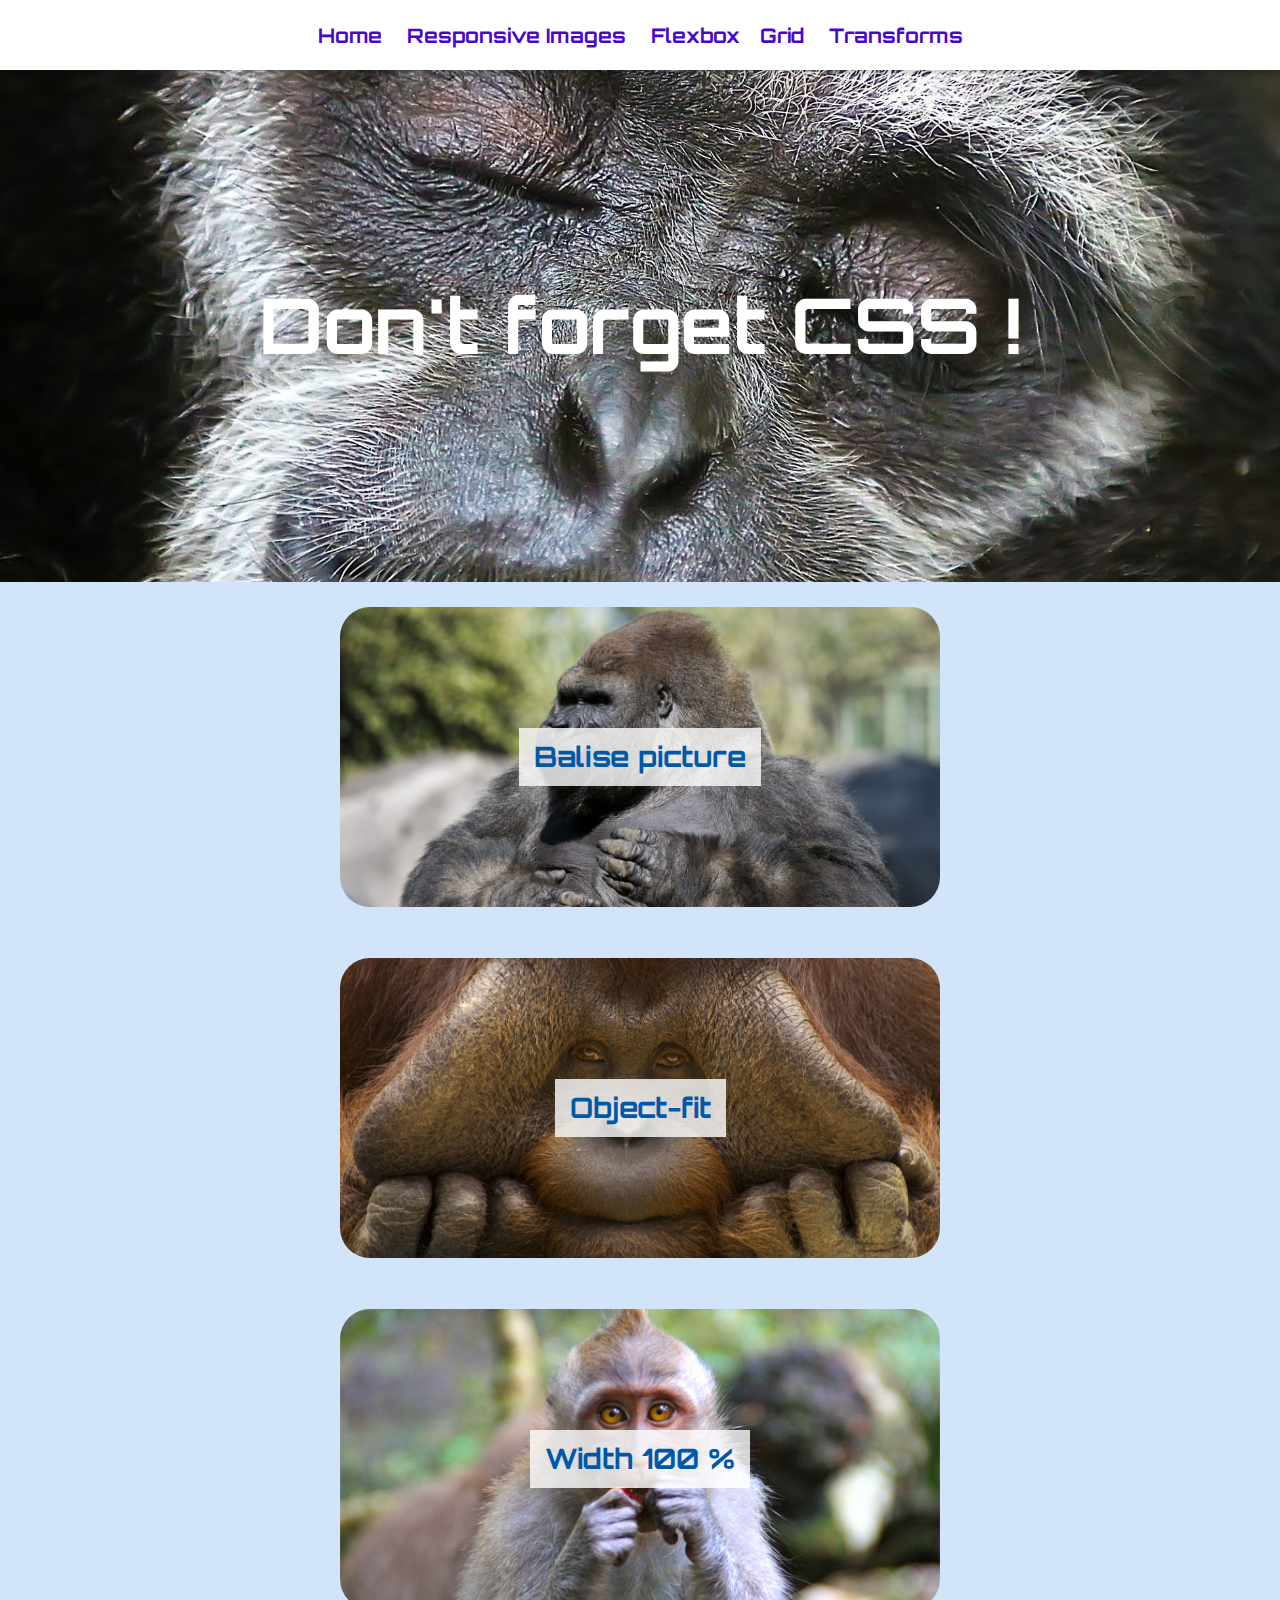
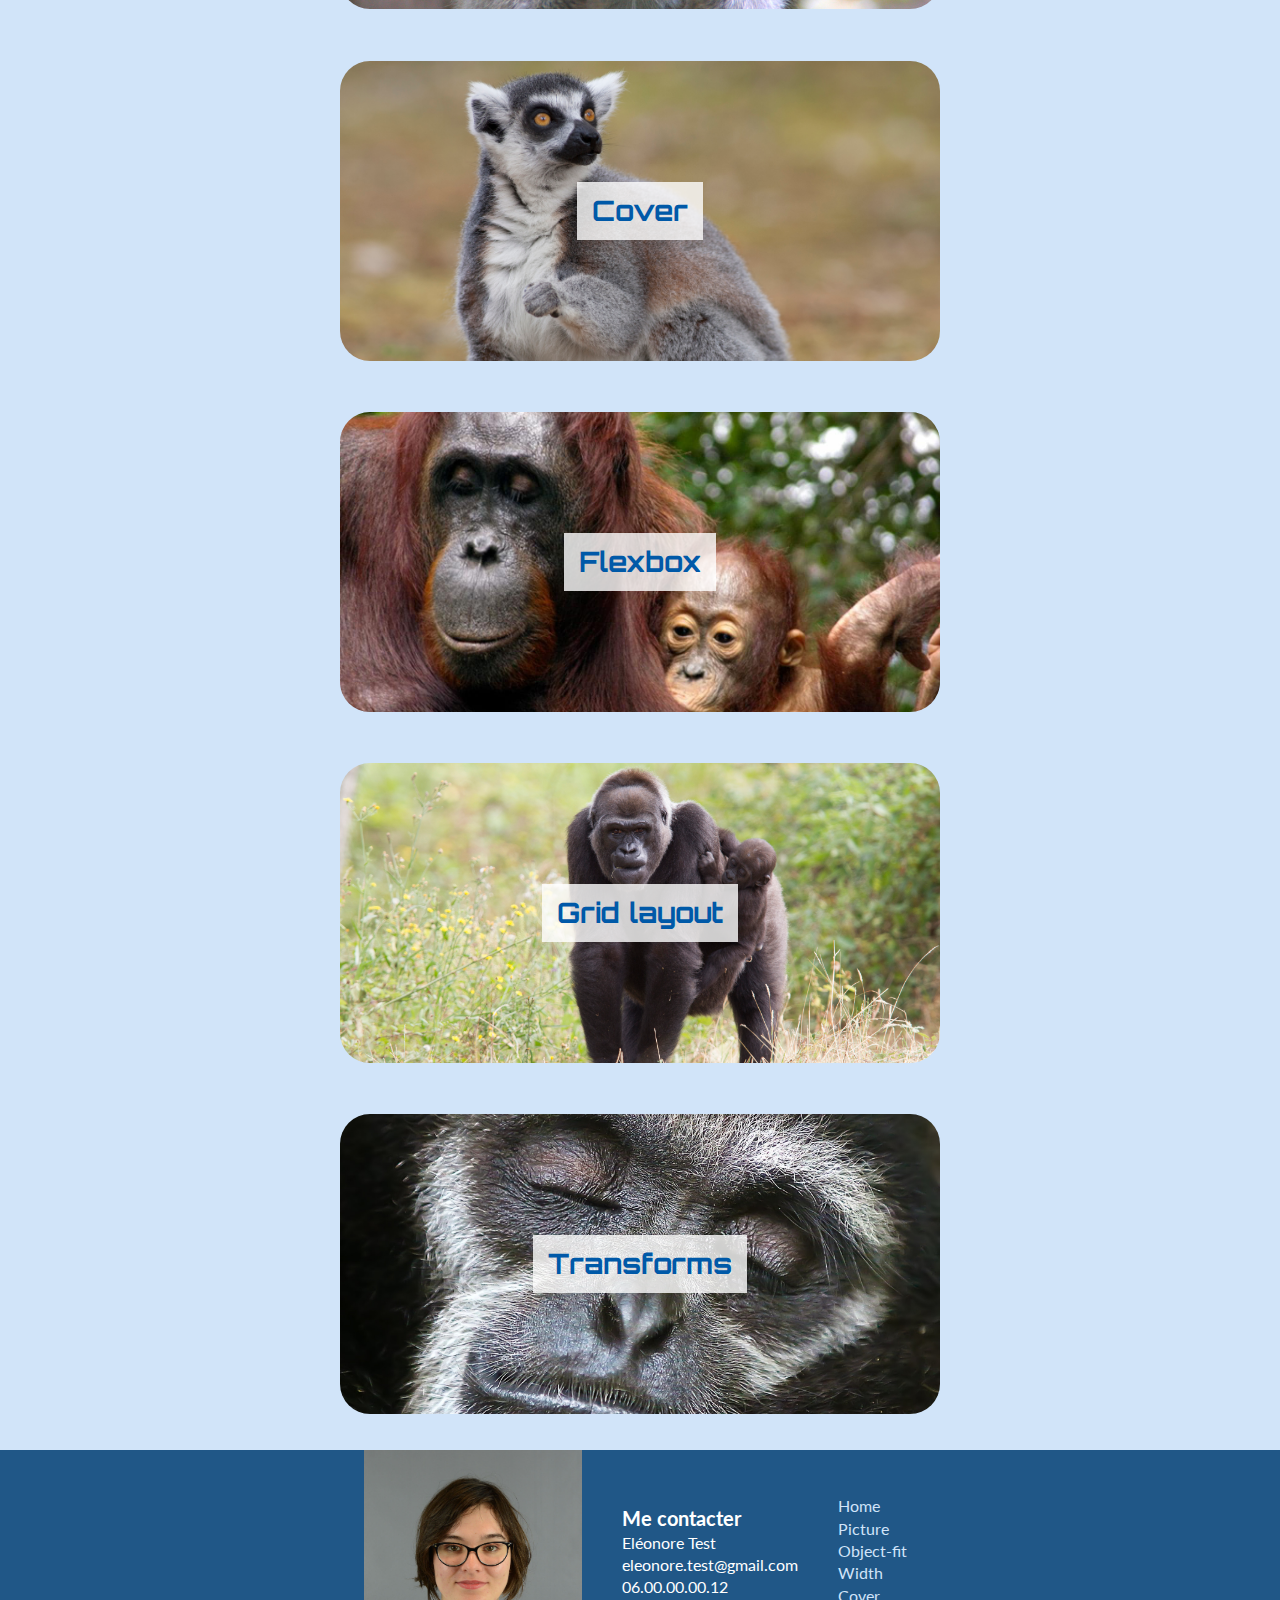
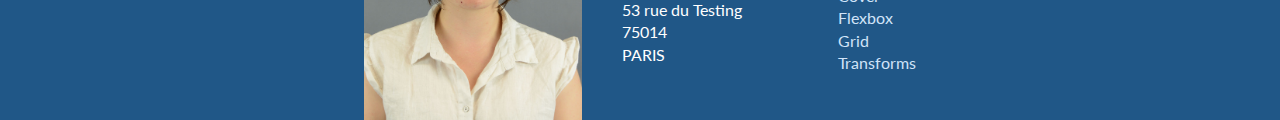
<file: index.html>
<!DOCTYPE HTML>
<html>

<head>
  <title>Don't forget css !</title>
  <meta charset="utf-8">
  <meta name="description" content="165c. uniques">
  <link rel="stylesheet" type="text/css" href="css/reset.css">
  <link rel="stylesheet" type="text/css" href="css/typography.css">
  <link rel="stylesheet" type="text/css" href="css/layout.css">
  <link rel="stylesheet" type="text/css" href="css/scaffolding.css">
  <link rel="stylesheet" type="text/css" href="css/specifics/home.css">
</head>

<body>
  <header id="main-menu">
    <nav>
      <ul>
        <li>
          <a href="index.html">Home</a>
        </li>
        <li>
          <a href="#">Responsive Images</a>
          <ul>
            <li><a href="picture.html">Balise picture</a></li>
            <li><a href="object-fit.html">Object-fit</a></li>
            <li><a href="width.html">Width image</a></li>
            <li><a href="cover.html">Background cover</a></li>
          </ul>
        </li>
        <li>
        <a href="flexbox.html">Flexbox</a>
        <li>
          <a href="grid.html">Grid</a>
        </li>
        <li>
          <a href="transforms.html">Transforms</a>
        </li>
      </ul>
    </nav>
  </header>

  <div id="home-hero">
    <h1>Don't forget CSS !</h1>
  </div>

  <div id="home-section--total">

    <div>
      <a href="picture.html">
        <div class="home-section" id="section-picture">
          <h3>Balise picture</h3>
        </div>
      </a>
    </div>

    <div>
      <a href="object-fit.html">
        <div class="home-section" id="section-objectFit">
          <h3>Object-fit</h3>
        </div>
      </a>
    </div>

    <div>
      <a href="width.html">
        <div class="home-section" id="section-width">
          <h3>Width 100 %</h3>
        </div>
      </a>
    </div>

    <div>
      <a href="cover.html">
        <div class="home-section" id="section-cover">
        <h3>Cover</h3>
        </div>
      </a>
    </div>

    <div>
      <a href="flexbox.html">
        <div class="home-section" id="section-flexbox">
        <h3>Flexbox</h3>
        </div>
      </a>
    </div>

    <div>
      <a href="grid.html">
        <div class="home-section" id="section-grid">
        <h3>Grid layout</h3>
        </div>
      </a>
    </div>

    <div>
      <a href="transforms.html">
        <div class="home-section" id="section-transforms">
        <h3>Transforms</h3>
        </div>
      </a>
    </div>

  </div>

  <footer>
    <img src="images/medium/eleonore-sas.jpg" alt="photo Éléonore Sas">
    <ul>
      <li><h4>Me contacter</h4></li>
      <li>Eléonore Test </li>
      <li>eleonore.test@gmail.com</li>
      <li>06.00.00.00.12</li>
      <li>53 rue du Testing </li>
      <li> 75014 </li>
      <li>PARIS</li>
    </ul>

    <nav class="second-menu">
      <ul>
        <li>
          <a href="index.html">Home</a>
        </li>
        <li>
          <a href="picture.html">Picture</a>
        </li>
        <li>
          <a href="object-fit.html">Object-fit</a>
        </li>
        <a href="width.html">Width</a>
        <li>
          <a href="cover.html">Cover</a>
        </li>
          <a href="flexbox.html">Flexbox</a>
        <li>
          <a href="grid.html">Grid</a>
        </li>
        <li>
          <a href="transforms.html">Transforms</a>
        </li>
      </ul>
    </nav>
  </footer>
</body>

</html>
</file>
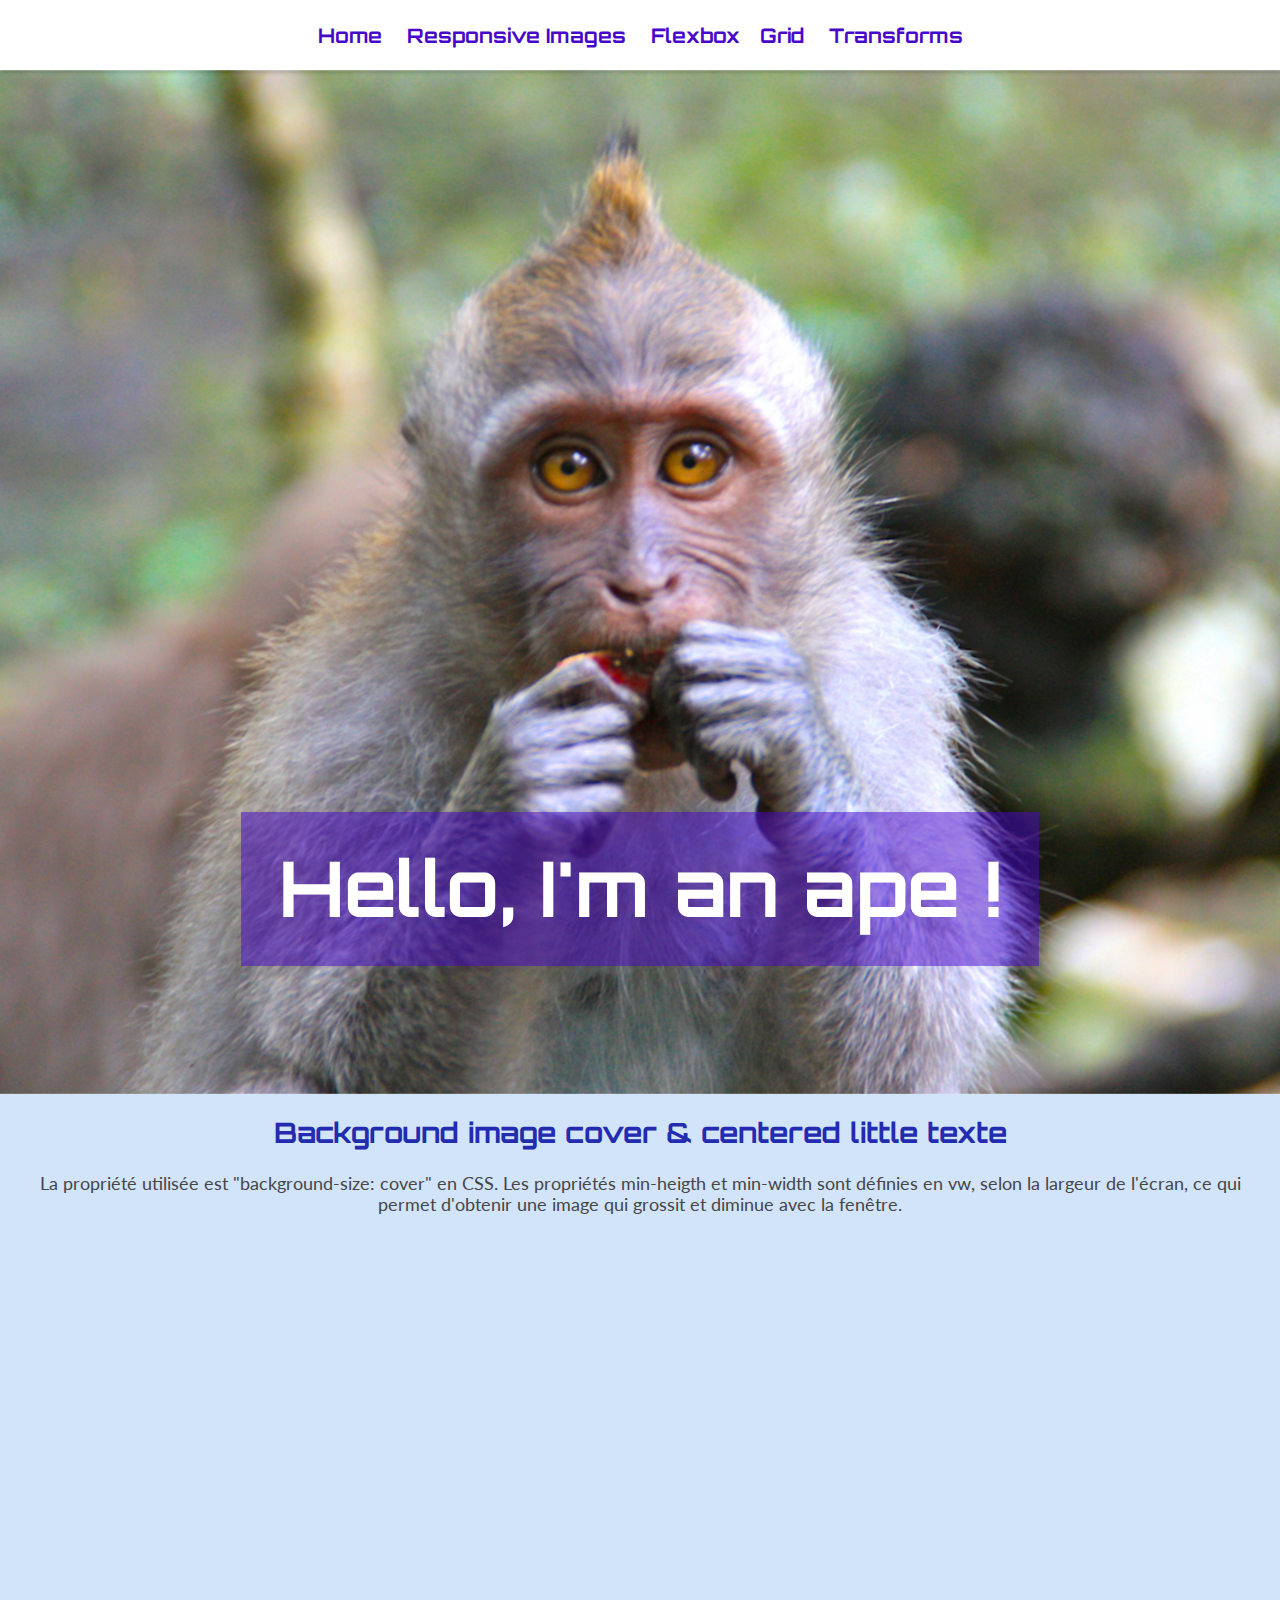
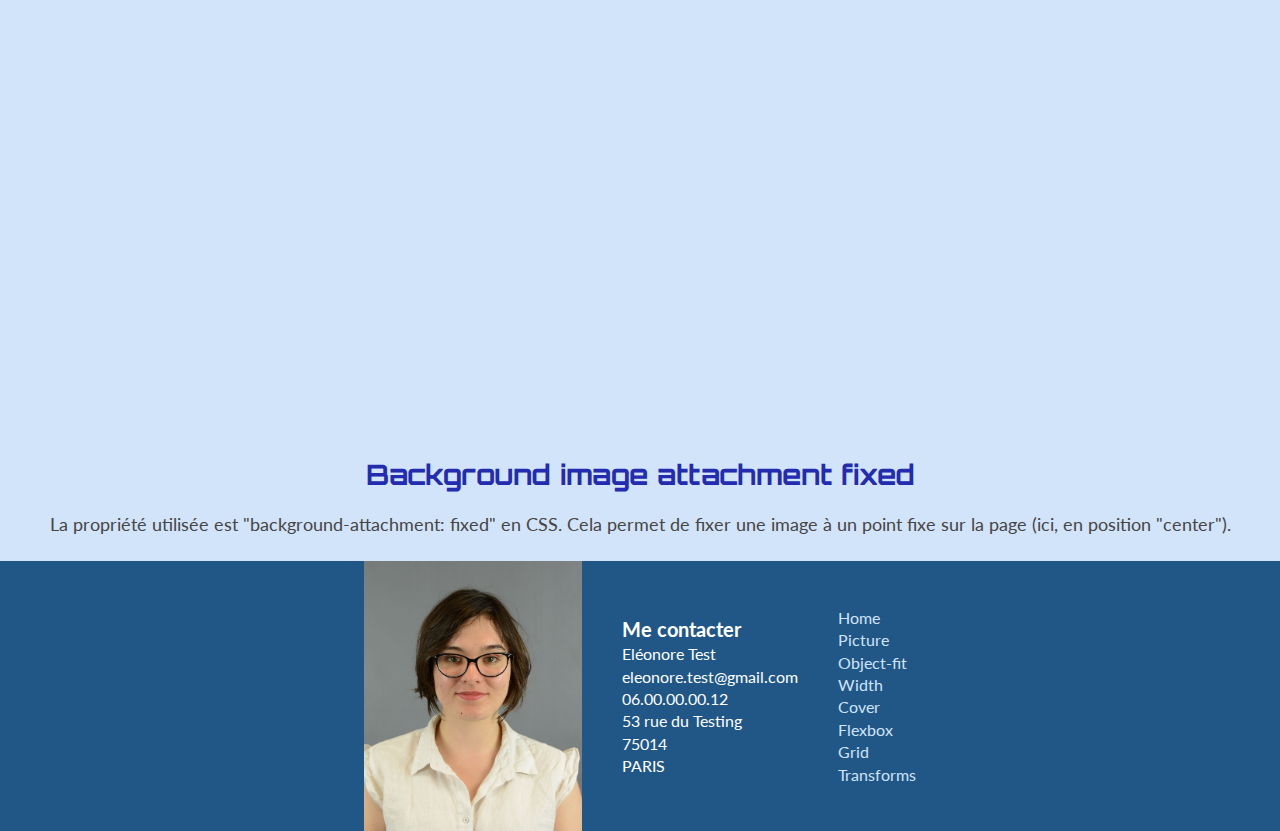
<file: cover.html>
<!DOCTYPE html>
<html lang="en" dir="ltr">
  <head>
    <meta charset="utf-8">
    <title>Don't forget css !</title>
    <meta name="description" content="165c. uniques">
    <link rel="stylesheet" type="text/css" href="css/reset.css">
    <link rel="stylesheet" type="text/css" href="css/typography.css">
    <link rel="stylesheet" type="text/css" href="css/layout.css">
    <link rel="stylesheet" type="text/css" href="css/scaffolding.css">
    <link rel="stylesheet" type="text/css" href="css/specifics/cover.css">
  </head>
  <body>
    <header id="main-menu">
      <nav>
        <ul>
          <li>
            <a href="index.html">Home</a>
          </li>
          <li>
            <a href="#">Responsive Images</a>
            <ul>
              <li><a href="picture.html">Balise picture</a></li>
              <li><a href="object-fit.html">Object-fit</a></li>
              <li><a href="width.html">Width image</a></li>
              <li><a href="cover.html">Background cover</a></li>
            </ul>
          </li>
          <li>
          <a href="flexbox.html">Flexbox</a>
          <li>
            <a href="grid.html">Grid</a>
          </li>
          <li>
            <a href="transforms.html">Transforms</a>
          </li>
        </ul>
      </nav>
    </header>

    <div id="cover--background-img">
      <h1 id="cover--background-img--title">Hello, I'm an ape !</h1>
    </div>

    <div class="cover--texte">
      <h2>Background image cover & centered little texte</h2>
      <p>La propriété utilisée est "background-size: cover" en CSS. Les propriétés min-heigth et min-width sont définies en vw, selon la largeur de l'écran, ce qui permet d'obtenir une image qui grossit et diminue avec la fenêtre.</p>
    </div>

    <div id="cover--fixed-img">
    </div>

    <div class="cover--texte">
      <h2>Background image attachment fixed</h2>
      <p>La propriété utilisée est "background-attachment: fixed" en CSS. Cela permet de fixer une image à un point fixe sur la page (ici, en position "center").</p>
    </div>

    <footer>
      <img src="images/medium/eleonore-sas.jpg" alt="photo Éléonore Sas">
      <ul>
        <li><h4>Me contacter</h4></li>
        <li>Eléonore Test </li>
        <li>eleonore.test@gmail.com</li>
        <li>06.00.00.00.12</li>
        <li>53 rue du Testing </li>
        <li> 75014 </li>
        <li>PARIS</li>
      </ul>

      <nav class="second-menu">
        <ul>
          <li>
            <a href="index.html">Home</a>
          </li>
          <li>
            <a href="picture.html">Picture</a>
          </li>
          <li>
            <a href="object-fit.html">Object-fit</a>
          </li>
          <a href="width.html">Width</a>
          <li>
            <a href="cover.html">Cover</a>
          </li>
            <a href="flexbox.html">Flexbox</a>
          <li>
            <a href="grid.html">Grid</a>
          </li>
          <li>
            <a href="transforms.html">Transforms</a>
          </li>
        </ul>
      </nav>
    </footer>
  </body>
</html>
</file>
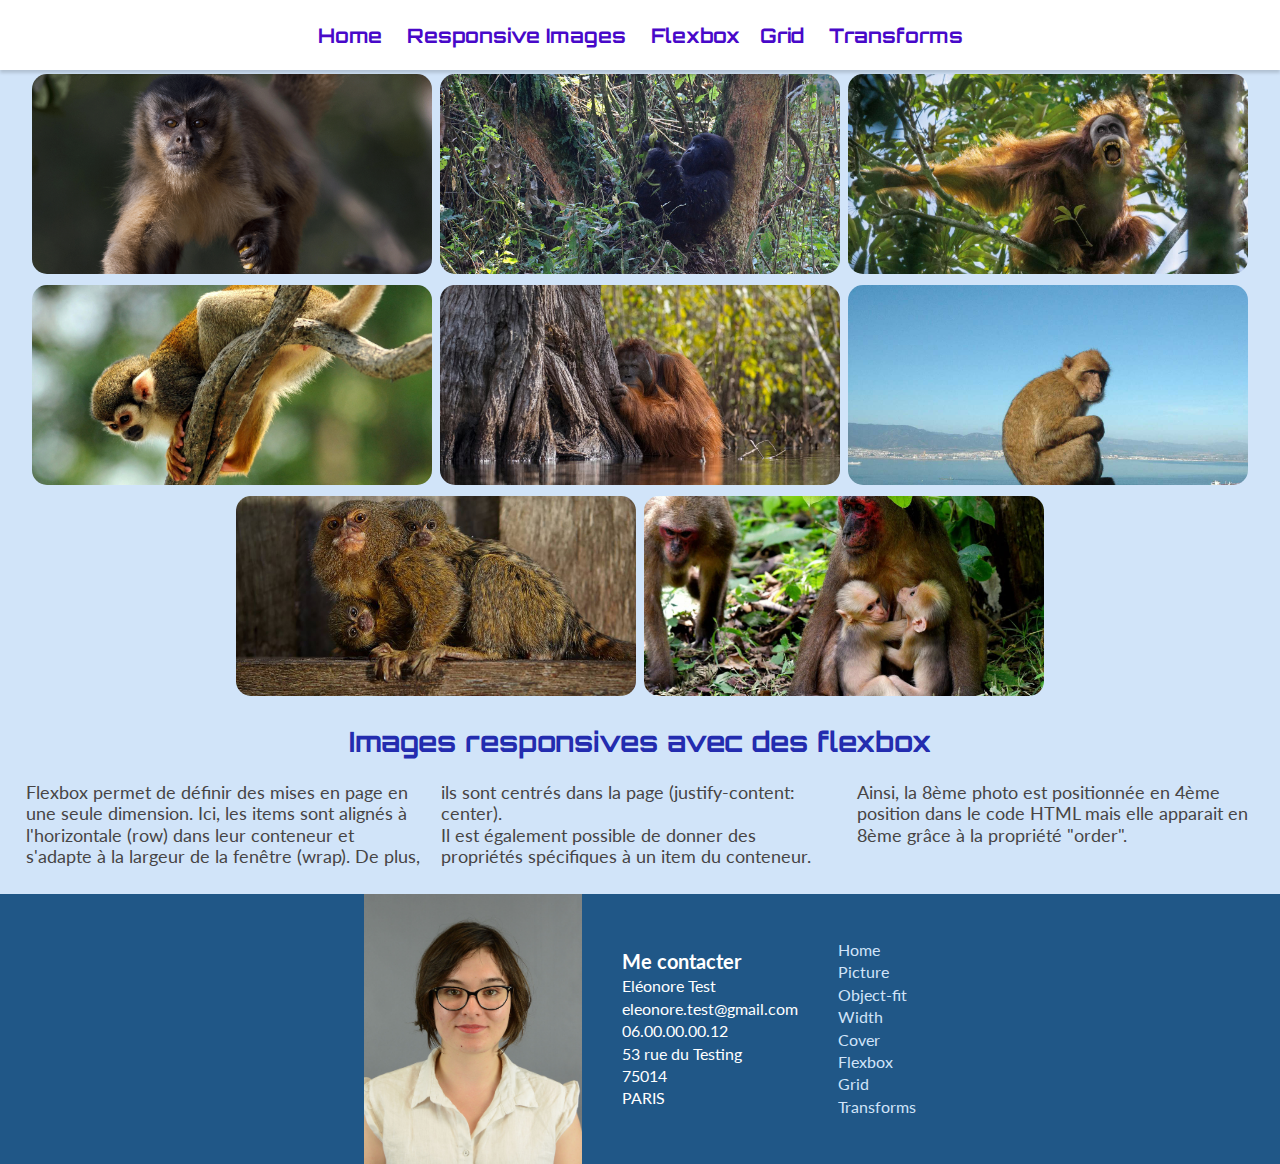
<file: flexbox.html>
<!DOCTYPE html>
<html lang="en" dir="ltr">
  <head>
    <meta charset="utf-8">
    <title>Don't forget css !</title>
    <meta name="description" content="165c. uniques">
    <link rel="stylesheet" type="text/css" href="css/reset.css">
    <link rel="stylesheet" type="text/css" href="css/typography.css">
    <link rel="stylesheet" type="text/css" href="css/layout.css">
    <link rel="stylesheet" type="text/css" href="css/scaffolding.css">
    <link rel="stylesheet" type="text/css" href="css/specifics/flexbox.css">
  </head>
  <body>
    <header id="main-menu">
      <nav>
        <ul>
          <li>
            <a href="index.html">Home</a>
          </li>
          <li>
            <a href="#">Responsive Images</a>
            <ul>
              <li><a href="picture.html">Balise picture</a></li>
              <li><a href="object-fit.html">Object-fit</a></li>
              <li><a href="width.html">Width image</a></li>
              <li><a href="cover.html">Background cover</a></li>
            </ul>
          </li>
          <li>
          <a href="flexbox.html">Flexbox</a>
          <li>
            <a href="grid.html">Grid</a>
          </li>
          <li>
            <a href="transforms.html">Transforms</a>
          </li>
        </ul>
      </nav>
    </header>

    <div id="flex-item--total">
      <div class="flex-item">
        <img src="images/large/singe-marron.png" alt="Singe marron">
      </div>
      <div class="flex-item">
        <img src="images/large/gorille.jpg" alt="Gorille">
      </div>
      <div class="flex-item">
        <img src="images/large/singe-dents.jpg" alt="Orang-outan">
      </div>
      <div class="flex-item">
        <img src="images/large/singe-branche.jpg" alt="Singe sur une branche">
      </div>
      <div class="flex-item">
        <img src="images/large/singe-arbre.jpg" alt="Orang-outan dans un étang">
      </div>
      <div class="flex-item">
        <img src="images/large/singe-ciel.jpg" alt="Singe devant le ciel">
      </div>
      <div class="flex-item">
        <img src="images/large/singes-famille.jpg" alt="Famille de petits singes">
      </div>
      <div class="flex-item">
        <img src="images/large/singes-jumeaux.jpg" alt="Mère singe et ses bébés">
      </div>
    </div>

    <h2>Images responsives avec des flexbox</h2>
    <p class="columns--texte">Flexbox permet de définir des mises en page en une seule dimension. Ici, les items sont alignés à l'horizontale (row) dans leur conteneur et s'adapte à la largeur de la fenêtre (wrap). De plus, ils sont centrés dans la page (justify-content: center).</br>
      Il est également possible de donner des propriétés spécifiques à un item du conteneur. Ainsi, la 8ème photo est positionnée en 4ème position dans le code HTML mais elle apparait en 8ème grâce à la propriété "order".</p>

      <footer>
        <img src="images/medium/eleonore-sas.jpg" alt="photo Éléonore Sas">
        <ul>
          <li><h4>Me contacter</h4></li>
          <li>Eléonore Test </li>
          <li>eleonore.test@gmail.com</li>
          <li>06.00.00.00.12</li>
          <li>53 rue du Testing </li>
          <li> 75014 </li>
          <li>PARIS</li>
        </ul>

        <nav class="second-menu">
          <ul>
            <li>
              <a href="index.html">Home</a>
            </li>
            <li>
              <a href="picture.html">Picture</a>
            </li>
            <li>
              <a href="object-fit.html">Object-fit</a>
            </li>
            <a href="width.html">Width</a>
            <li>
              <a href="cover.html">Cover</a>
            </li>
              <a href="flexbox.html">Flexbox</a>
            <li>
              <a href="grid.html">Grid</a>
            </li>
            <li>
              <a href="transforms.html">Transforms</a>
            </li>
          </ul>
        </nav>
      </footer>
  </body>
</html>
</file>
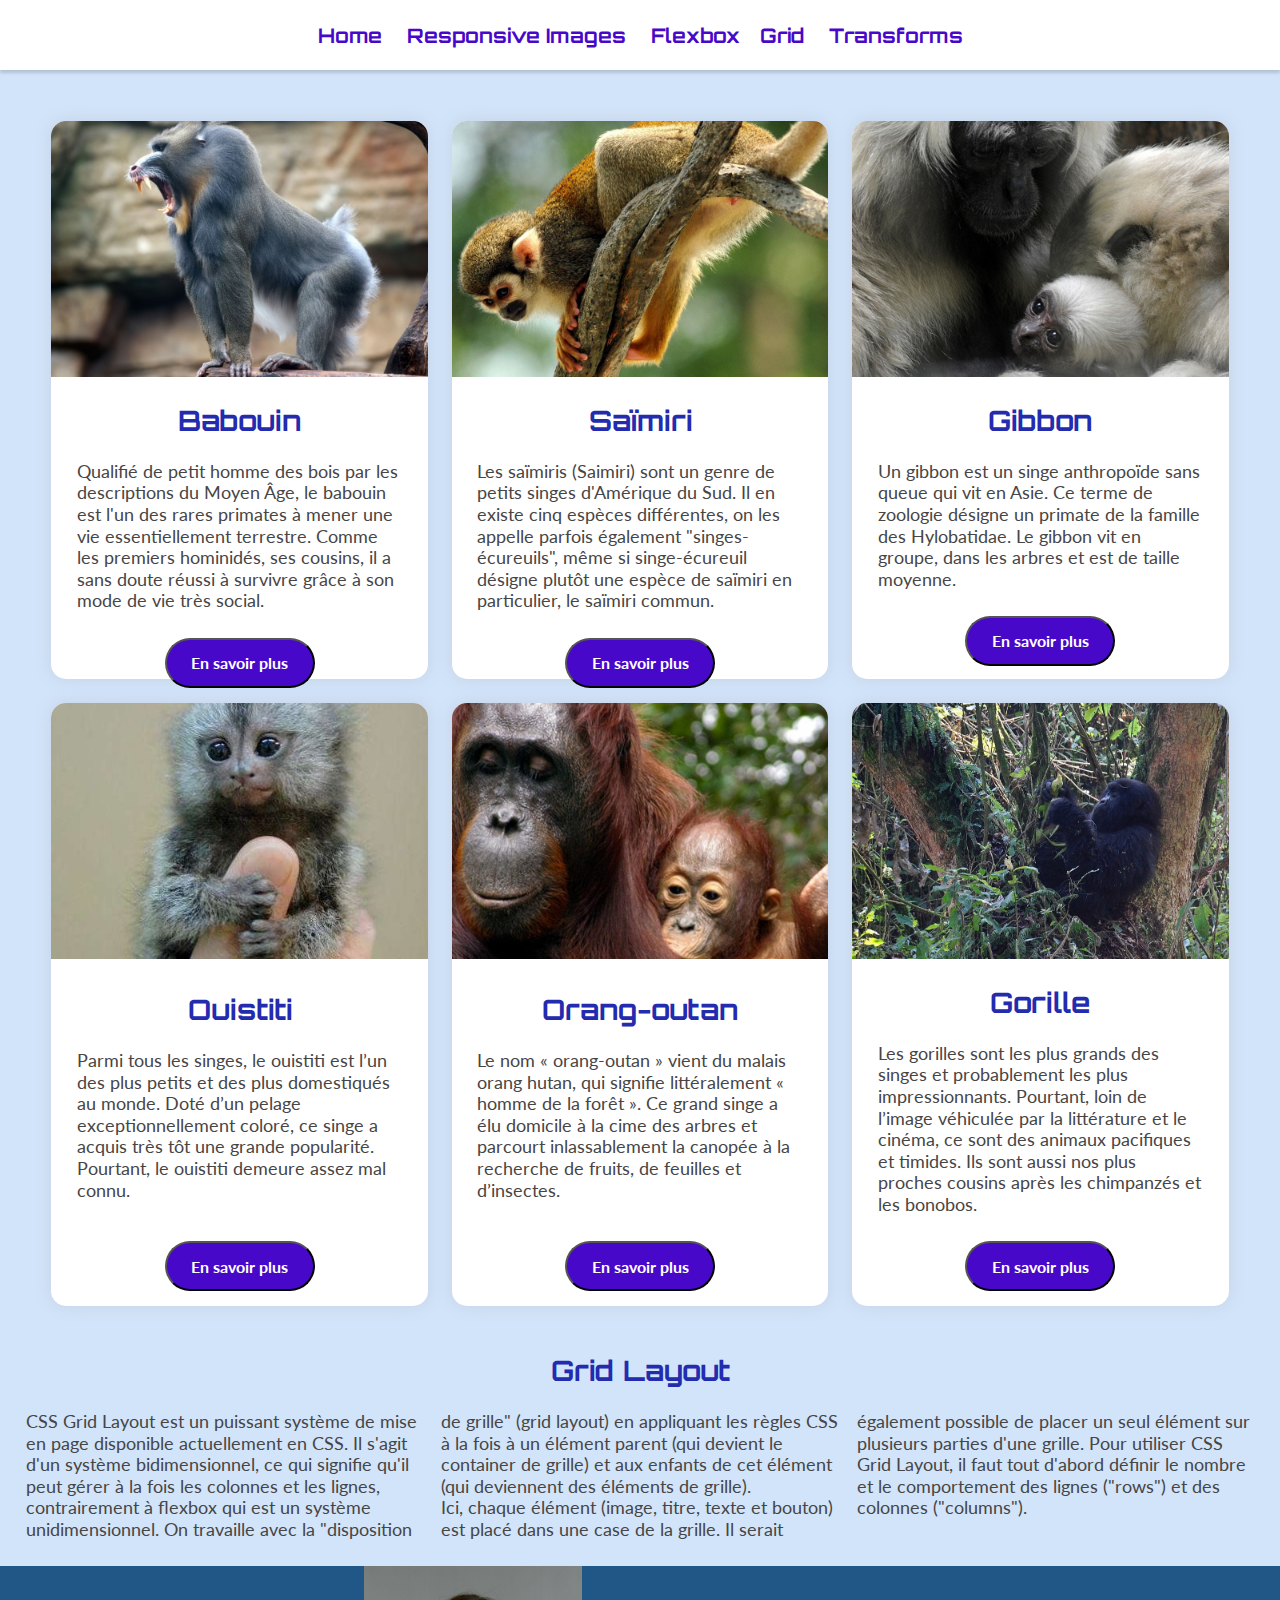
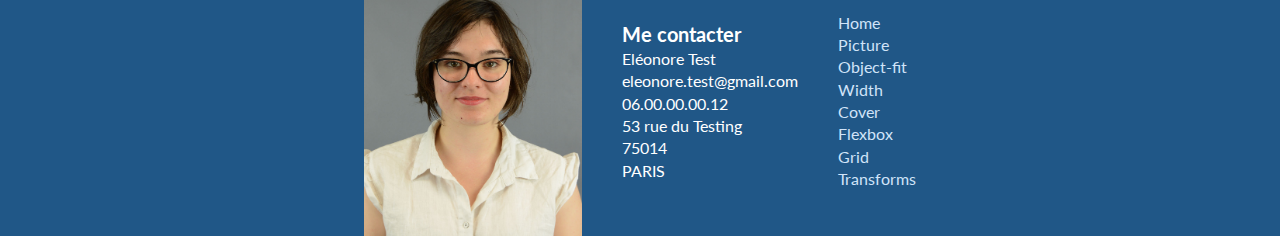
<file: grid.html>
<!DOCTYPE html>
<html lang="en" dir="ltr">
  <head>
    <meta charset="utf-8">
    <title>Don't forget css !</title>
    <meta name="description" content="165c. uniques">
    <link rel="stylesheet" type="text/css" href="css/reset.css">
    <link rel="stylesheet" type="text/css" href="css/typography.css">
    <link rel="stylesheet" type="text/css" href="css/layout.css">
    <link rel="stylesheet" type="text/css" href="css/scaffolding.css">
    <link rel="stylesheet" type="text/css" href="css/specifics/grid.css">
  </head>
  <body>
    <header id="main-menu">
      <nav>
        <ul>
          <li>
            <a href="index.html">Home</a>
          </li>
          <li>
            <a href="#">Responsive Images</a>
            <ul>
              <li><a href="picture.html">Balise picture</a></li>
              <li><a href="object-fit.html">Object-fit</a></li>
              <li><a href="width.html">Width image</a></li>
              <li><a href="cover.html">Background cover</a></li>
            </ul>
          </li>
          <li>
          <a href="flexbox.html">Flexbox</a>
          <li>
            <a href="grid.html">Grid</a>
          </li>
          <li>
            <a href="transforms.html">Transforms</a>
          </li>
        </ul>
      </nav>
    </header>

    <section class="gridLayout-item--total">

      <div class="gridLayout-item">
        <img src="images/medium/babouin-dents.jpg" alt="Babouin hurlant">
        <div class="gridLayout-item--texte">
          <h2>Babouin</h2>
          <p>
            Qualifié de petit homme des bois par les descriptions du Moyen Âge, le babouin est l'un des rares primates à mener une vie essentiellement terrestre. Comme les premiers hominidés, ses cousins, il a sans doute réussi à survivre grâce à son mode de vie très social.
          </p>
        </div>
        <button class="gridLayout-button"><a href="https://www.larousse.fr/encyclopedie/vie-sauvage/babouin/184872" target="_blank"><strong>En savoir plus</strong></a></button>
      </div>

      <div class="gridLayout-item">
        <img src="images/large/singe-branche.jpg" alt="Saïmiri">
        <div class="gridLayout-item--texte">
          <h2>Saïmiri</h2>
          <p>
            Les saïmiris (Saimiri) sont un genre de petits singes d'Amérique du Sud. Il en existe cinq espèces différentes, on les appelle parfois également "singes-écureuils", même si singe-écureuil désigne plutôt une espèce de saïmiri en particulier, le saïmiri commun.
          </p>
        </div>
        <button class="gridLayout-button"><a href="https://fr.vikidia.org/wiki/Sa%C3%AFmiri" target="_blank"><strong>En savoir plus</strong></a></button>
      </div>

      <div class="gridLayout-item">
        <img src="images/medium/singes-gris.jpg" alt="Singes gris ou Gibbon">
        <div class="gridLayout-item--texte">
          <h2>Gibbon</h2>
          <p>
            Un gibbon est un singe anthropoïde sans queue qui vit en Asie. Ce terme de zoologie désigne un primate de la famille des Hylobatidae. Le gibbon vit en groupe, dans les arbres et est de taille moyenne.
          </p>
        </div>
        <button class="gridLayout-button"><a href="https://www.linternaute.fr/dictionnaire/fr/definition/gibbon/" target="_blank"><strong>En savoir plus</strong></a></button>
      </div>

      <div class="gridLayout-item">
        <img src="images/medium/ouistiti-doigt.jpg" alt="Ouistiti">
        <div class="gridLayout-item--texte">
          <h2>Ouistiti</h2>
          <p>
            Parmi tous les singes, le ouistiti est l’un des plus petits et des plus domestiqués au monde. Doté d’un pelage exceptionnellement coloré, ce singe a acquis très tôt une grande popularité. Pourtant, le ouistiti demeure assez mal connu.
          </p>
        </div>
        <button class="gridLayout-button"><a href="http://dinosoria.com/ouistiti.htm" target="_blank"><strong>En savoir plus</strong></a></button>
      </div>

      <div class="gridLayout-item">
        <img src="images/large/orang-outan-large.jpg" alt="Orang-outan et son bébé">
        <div class="gridLayout-item--texte">
          <h2>Orang-outan</h2>
          <p>
            Le nom « orang-outan » vient du malais orang hutan, qui signifie littéralement « homme de la forêt ». Ce grand singe a élu domicile à la cime des arbres et parcourt inlassablement la canopée à la recherche de fruits, de feuilles et d’insectes.
          </p>
        </div>
        <button class="gridLayout-button"><a href="https://www.wwf.fr/especes-prioritaires/orang-outan" target="_blank"><strong>En savoir plus</strong></a></button>
      </div>

      <div class="gridLayout-item">
        <img src="images/large/gorille.jpg" alt="Gorille dans un arbre">
        <div class="gridLayout-item--texte">
          <h2>Gorille</h2>
          <p>
            Les gorilles sont les plus grands des singes et probablement les plus impressionnants. Pourtant, loin de l’image véhiculée par la littérature et le cinéma, ce sont des animaux pacifiques et timides. Ils sont aussi nos plus proches cousins après les chimpanzés et les bonobos.
          </p>
        </div>
        <button class="gridLayout-button"><a href="https://www.wwf.fr/especes-prioritaires/gorilles" target="_blank"><strong>En savoir plus</strong></a></button>
      </div>

    </section>

    <div class="gridLayout--texte">
      <h2>Grid Layout</h2>
      <p class="columns--texte">CSS Grid Layout est un puissant système de mise en page disponible actuellement en CSS. Il s'agit d'un système bidimensionnel, ce qui signifie qu'il peut gérer à la fois les colonnes et les lignes, contrairement à flexbox qui est un système unidimensionnel. On travaille avec la "disposition de grille" (grid layout) en appliquant les règles CSS à la fois à un élément parent (qui devient le container de grille) et aux enfants de cet élément (qui deviennent des éléments de grille). </br>
      Ici, chaque élément (image, titre, texte et bouton) est placé dans une case de la grille. Il serait également possible de placer un seul élément sur plusieurs parties d'une grille. Pour utiliser CSS Grid Layout, il faut tout d'abord définir le nombre et le comportement des lignes ("rows") et des colonnes ("columns").</p>
    </div>

    <footer>
      <img src="images/medium/eleonore-sas.jpg" alt="photo Éléonore Sas">
      <ul>
        <li><h4>Me contacter</h4></li>
        <li>Eléonore Test </li>
        <li>eleonore.test@gmail.com</li>
        <li>06.00.00.00.12</li>
        <li>53 rue du Testing </li>
        <li> 75014 </li>
        <li>PARIS</li>
      </ul>

      <nav class="second-menu">
        <ul>
          <li>
            <a href="index.html">Home</a>
          </li>
          <li>
            <a href="picture.html">Picture</a>
          </li>
          <li>
            <a href="object-fit.html">Object-fit</a>
          </li>
          <a href="width.html">Width</a>
          <li>
            <a href="cover.html">Cover</a>
          </li>
            <a href="flexbox.html">Flexbox</a>
          <li>
            <a href="grid.html">Grid</a>
          </li>
          <li>
            <a href="transforms.html">Transforms</a>
          </li>
        </ul>
      </nav>
    </footer>
  </body>
</html>
</file>
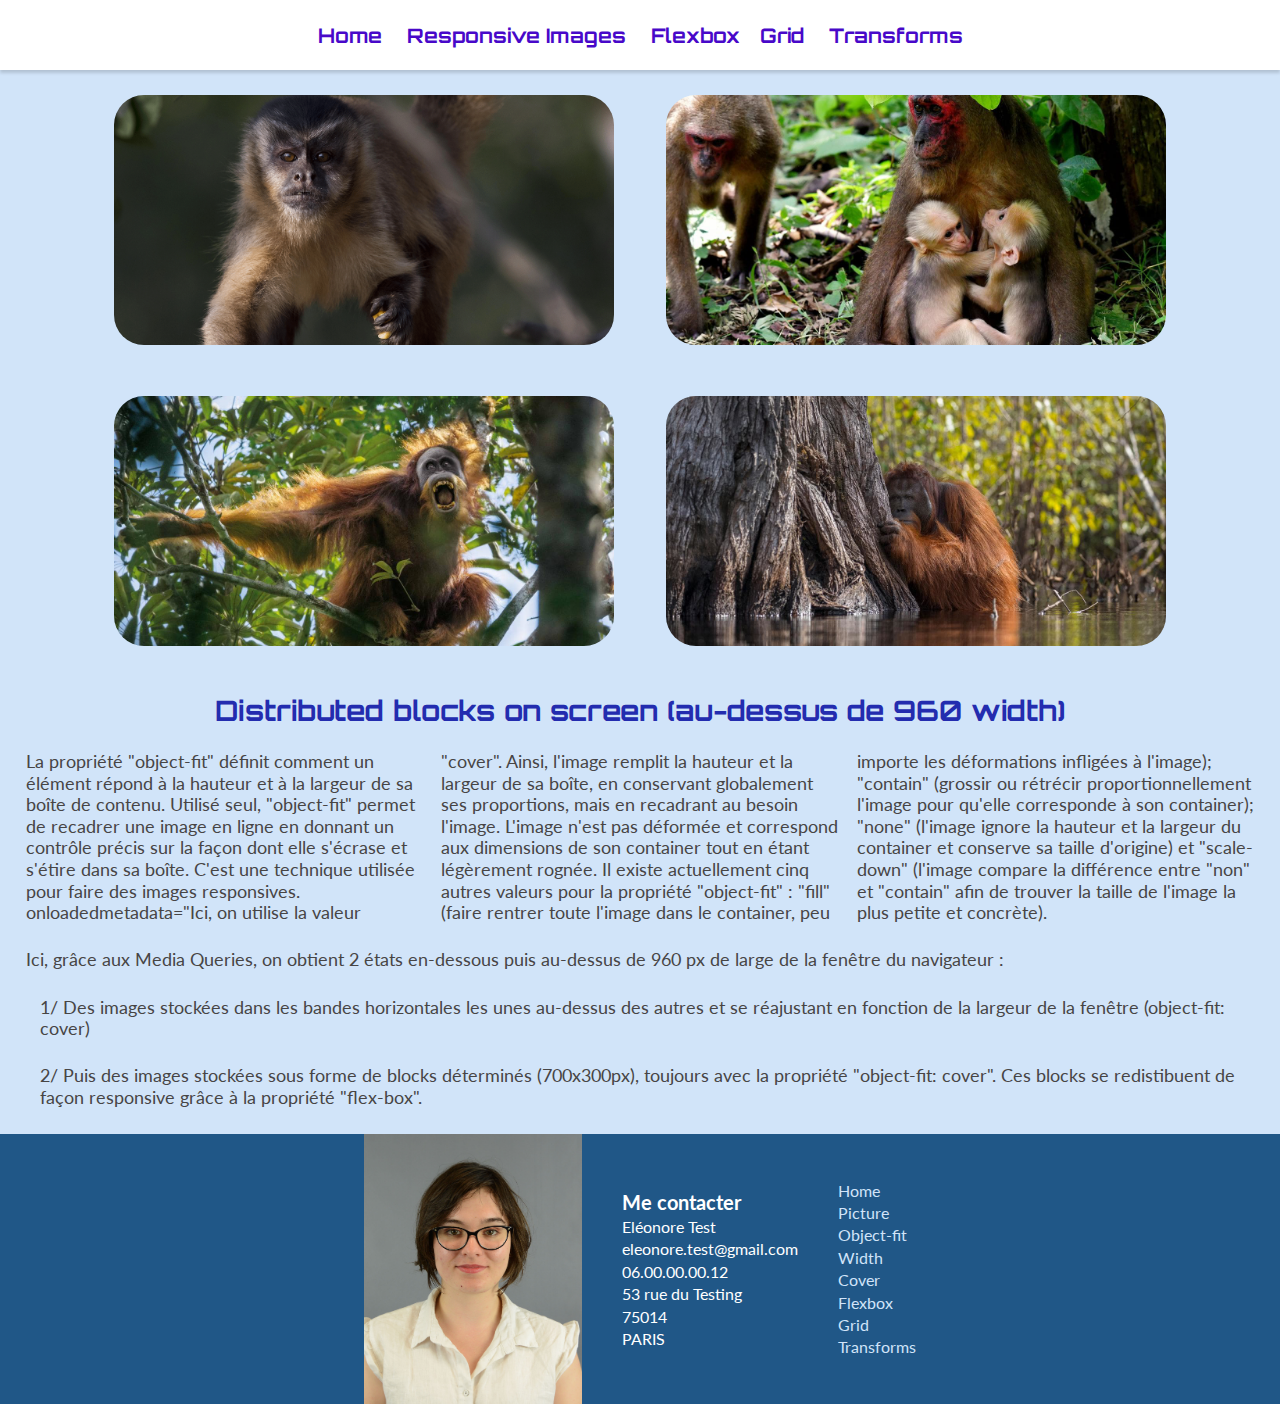
<file: object-fit.html>
<!DOCTYPE html>
<html lang="en" dir="ltr">
  <head>
    <meta charset="utf-8">
    <title>Don't forget css !</title>
    <meta name="description" content="165c. uniques">
    <link rel="stylesheet" type="text/css" href="css/reset.css">
    <link rel="stylesheet" type="text/css" href="css/typography.css">
    <link rel="stylesheet" type="text/css" href="css/layout.css">
    <link rel="stylesheet" type="text/css" href="css/scaffolding.css">
    <link rel="stylesheet" type="text/css" href="css/specifics/object-fit.css">
  </head>
  <body>
    <header id="main-menu">
      <nav>
        <ul>
          <li>
            <a href="index.html">Home</a>
          </li>
          <li>
            <a href="#">Responsive Images</a>
            <ul>
              <li><a href="picture.html">Balise picture</a></li>
              <li><a href="object-fit.html">Object-fit</a></li>
              <li><a href="width.html">Width image</a></li>
              <li><a href="cover.html">Background cover</a></li>
            </ul>
          </li>
          <li>
          <a href="flexbox.html">Flexbox</a>
          <li>
            <a href="grid.html">Grid</a>
          </li>
          <li>
            <a href="transforms.html">Transforms</a>
          </li>
        </ul>
      </nav>
    </header>

    <section id="objectFit">
      <img src="images/large/singe-marron.png" alt="Singe Marron">
      <img src="images/large/singes-jumeaux.jpg" alt="Deux singes">
      <img src="images/large/singe-dents.jpg" alt="Machoire et dents de singe">
      <img src="images/large/singe-arbre.jpg" alt="Singe dans un arbre">
    </section>

    <h2 class="objectFit--texte-strips">Full width image strips (jusqu'à 960 width)</h2>
    <h2 class="objectFit--texte-blocks">Distributed blocks on screen (au-dessus de 960 width)</h2>

    <p class="columns--texte"> La propriété "object-fit" définit comment un élément répond à la hauteur et à la largeur de sa boîte de contenu. Utilisé seul, "object-fit" permet de recadrer une image en ligne en donnant un contrôle précis sur la façon dont elle s'écrase et s'étire dans sa boîte. C'est une technique utilisée pour faire des images responsives.</br> onloadedmetadata="Ici, on utilise la valeur "cover". Ainsi, l'image remplit la hauteur et la largeur de sa boîte, en conservant globalement ses proportions, mais en recadrant au besoin l'image. L'image n'est pas déformée et correspond aux dimensions de son container tout en étant légèrement rognée. Il existe actuellement cinq autres valeurs pour la propriété "object-fit" : "fill" (faire rentrer toute l'image dans le container, peu importe les déformations infligées à l'image);  "contain" (grossir ou rétrécir proportionnellement l'image pour qu'elle corresponde à son container); "none" (l'image ignore la hauteur et la largeur du container et conserve sa taille d'origine) et "scale-down" (l'image compare la différence entre "non" et "contain" afin de trouver la taille de l'image la plus petite et concrète). </p>

    <p>Ici, grâce aux Media Queries, on obtient 2 états en-dessous puis au-dessus de 960 px de large de la fenêtre du navigateur :</p>
    <ol>
      <li class="all--liste--contenu">1/ Des images stockées dans les bandes horizontales les unes au-dessus des autres et se réajustant en fonction de la largeur de la fenêtre (object-fit: cover)</li>
      <li class="all--liste--contenu">2/ Puis des images stockées sous forme de blocks déterminés (700x300px), toujours avec la propriété "object-fit: cover". Ces blocks se redistibuent de façon responsive grâce à la propriété "flex-box".</li>
    </ol>

    <footer>
      <img src="images/medium/eleonore-sas.jpg" alt="photo Éléonore Sas">
      <ul>
        <li><h4>Me contacter</h4></li>
        <li>Eléonore Test </li>
        <li>eleonore.test@gmail.com</li>
        <li>06.00.00.00.12</li>
        <li>53 rue du Testing </li>
        <li> 75014 </li>
        <li>PARIS</li>
      </ul>

      <nav class="second-menu">
        <ul>
          <li>
            <a href="index.html">Home</a>
          </li>
          <li>
            <a href="picture.html">Picture</a>
          </li>
          <li>
            <a href="object-fit.html">Object-fit</a>
          </li>
          <a href="width.html">Width</a>
          <li>
            <a href="cover.html">Cover</a>
          </li>
            <a href="flexbox.html">Flexbox</a>
          <li>
            <a href="grid.html">Grid</a>
          </li>
          <li>
            <a href="transforms.html">Transforms</a>
          </li>
        </ul>
      </nav>
    </footer>
  </body>
</html>
</file>
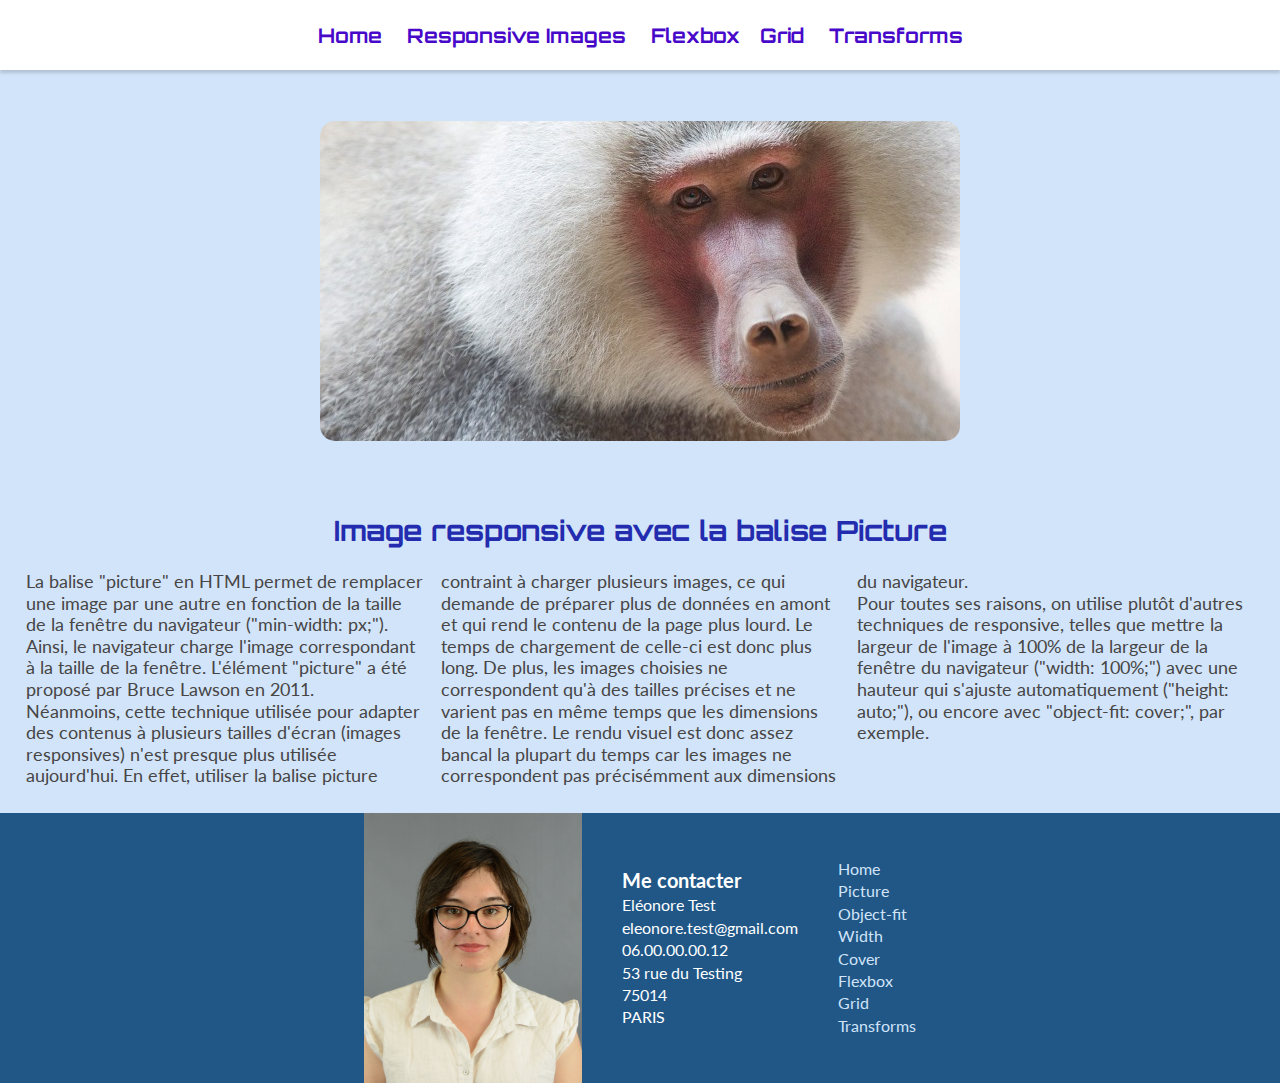
<file: picture.html>
<!DOCTYPE html>
<html lang="en" dir="ltr">
  <head>
    <meta charset="utf-8">
    <title>Don't forget css !</title>
    <meta name="description" content="165c. uniques">
    <link rel="stylesheet" type="text/css" href="css/reset.css">
    <link rel="stylesheet" type="text/css" href="css/typography.css">
    <link rel="stylesheet" type="text/css" href="css/layout.css">
    <link rel="stylesheet" type="text/css" href="css/scaffolding.css">
    <link rel="stylesheet" type="text/css" href="css/specifics/picture.css">
  </head>
  <body>
    <header id="main-menu">
      <nav>
        <ul>
          <li>
            <a href="index.html">Home</a>
          </li>
          <li>
            <a href="#">Responsive Images</a>
            <ul>
              <li><a href="picture.html">Balise picture</a></li>
              <li><a href="object-fit.html">Object-fit</a></li>
              <li><a href="width.html">Width image</a></li>
              <li><a href="cover.html">Background cover</a></li>
            </ul>
          </li>
          <li>
          <a href="flexbox.html">Flexbox</a>
          <li>
            <a href="grid.html">Grid</a>
          </li>
          <li>
            <a href="transforms.html">Transforms</a>
          </li>
        </ul>
      </nav>
    </header>

    <picture class="picture-images--total">
        <source srcset="images/large/gorille.jpg" media="(min-width: 1500px)">
        <source srcset="images/medium/singe-blanc.jpg" media="(min-width: 800px)">
        <img srcset="images/small/tete-chimpanze.jpg" alt="Image responsive grace à la balise picture">
    </picture>

    <h2>Image responsive avec la balise Picture </h2>
    <p class="columns--texte">La balise "picture" en HTML permet de remplacer une image par une autre en fonction de la taille de la fenêtre du navigateur ("min-width: px;"). Ainsi, le navigateur charge l'image correspondant à la taille de la fenêtre. L'élément "picture" a été proposé par Bruce Lawson en 2011. <br> Néanmoins, cette technique utilisée pour adapter des contenus à plusieurs tailles d'écran (images responsives) n'est presque plus utilisée aujourd'hui. En effet, utiliser la balise picture contraint à charger plusieurs images, ce qui demande de préparer plus de données en amont et qui rend le contenu de la page plus lourd. Le temps de chargement de celle-ci est donc plus long. De plus, les images choisies ne correspondent qu'à des tailles précises et ne varient pas en même temps que les dimensions de la fenêtre. Le rendu visuel est donc assez bancal la plupart du temps car les images ne correspondent pas précisémment aux dimensions du navigateur. </br>Pour toutes ses raisons, on utilise plutôt d'autres techniques de responsive, telles que mettre la largeur de l'image à 100% de la largeur de la fenêtre du navigateur ("width: 100%;") avec une hauteur qui s'ajuste automatiquement ("height: auto;"), ou encore avec "object-fit: cover;", par exemple.</p>

    <footer>
      <img src="images/medium/eleonore-sas.jpg" alt="photo Éléonore Sas">
      <ul>
        <li><h4>Me contacter</h4></li>
        <li>Eléonore Test </li>
        <li>eleonore.test@gmail.com</li>
        <li>06.00.00.00.12</li>
        <li>53 rue du Testing </li>
        <li> 75014 </li>
        <li>PARIS</li>
      </ul>

      <nav class="second-menu">
        <ul>
          <li>
            <a href="index.html">Home</a>
          </li>
          <li>
            <a href="picture.html">Picture</a>
          </li>
          <li>
            <a href="object-fit.html">Object-fit</a>
          </li>
          <a href="width.html">Width</a>
          <li>
            <a href="cover.html">Cover</a>
          </li>
            <a href="flexbox.html">Flexbox</a>
          <li>
            <a href="grid.html">Grid</a>
          </li>
          <li>
            <a href="transforms.html">Transforms</a>
          </li>
        </ul>
      </nav>
    </footer>
  </body>
</html>
</file>
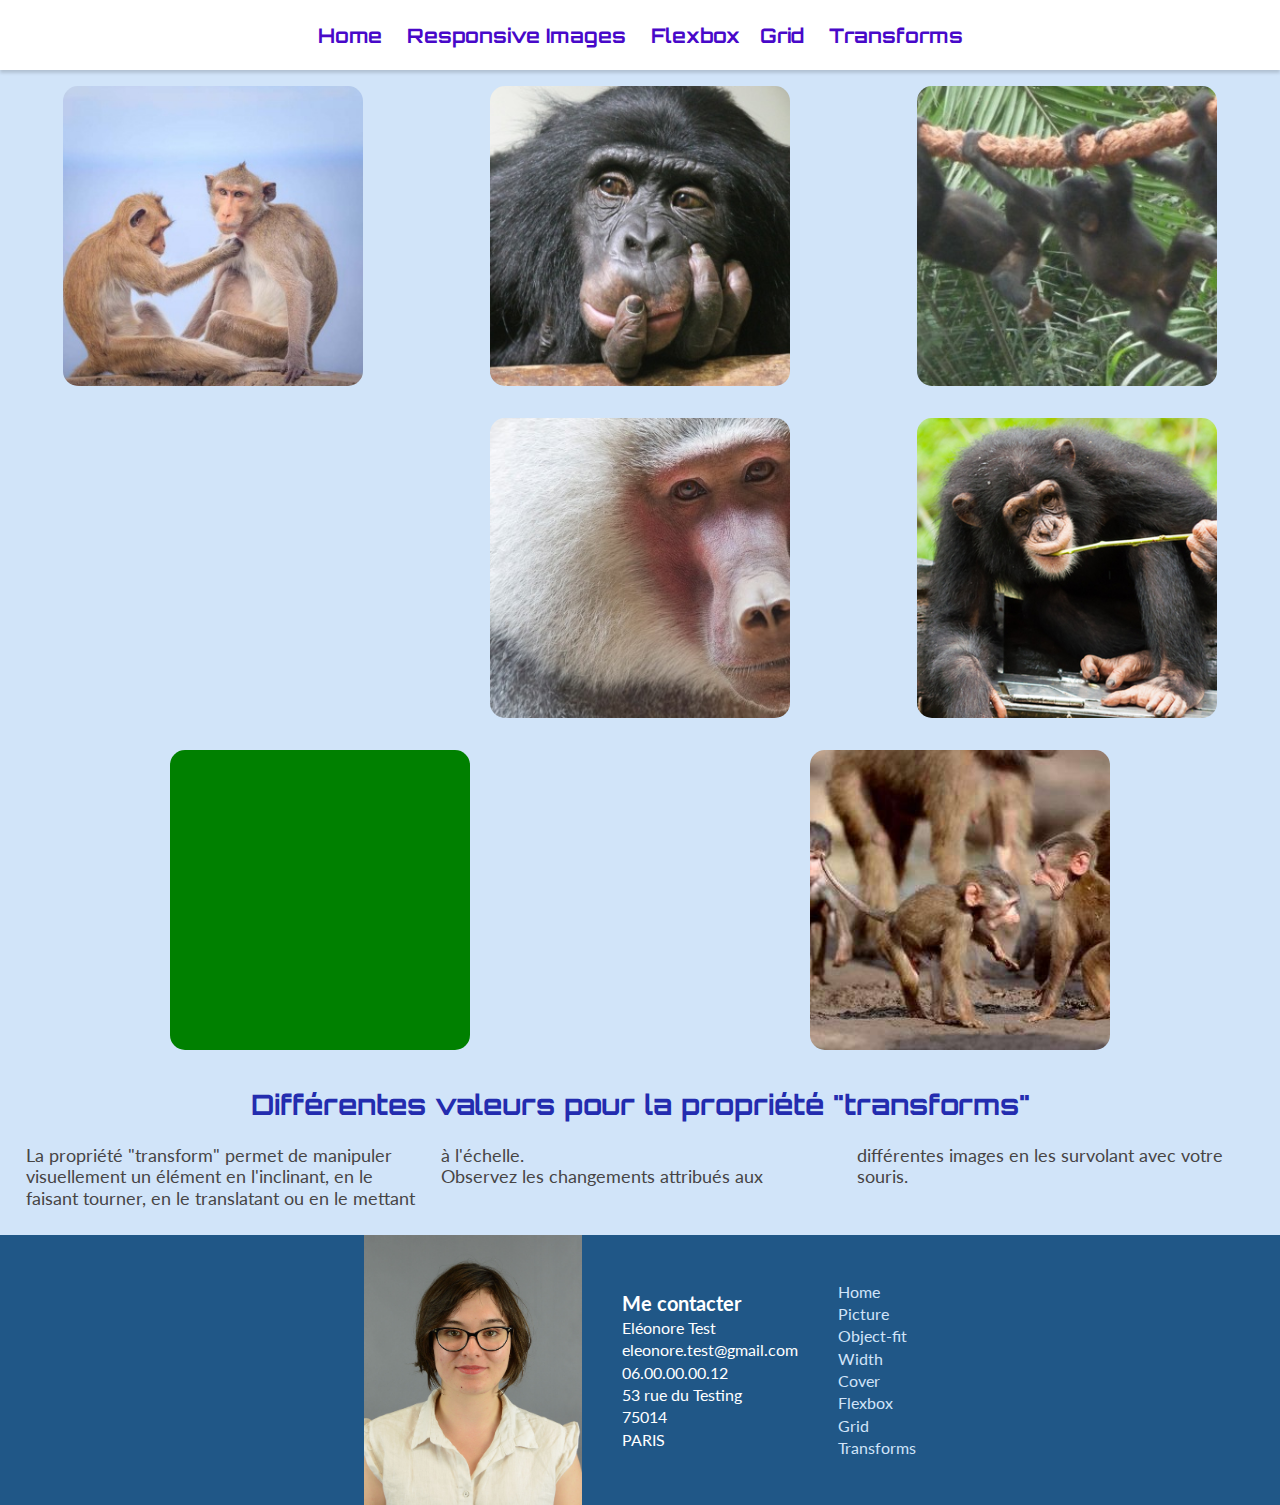
<file: transforms.html>
<!DOCTYPE html>
<html lang="en" dir="ltr">
  <head>
    <meta charset="utf-8">
    <title>Don't forget css !</title>
    <meta name="description" content="165c. uniques">
    <link rel="stylesheet" type="text/css" href="css/reset.css">
    <link rel="stylesheet" type="text/css" href="css/typography.css">
    <link rel="stylesheet" type="text/css" href="css/layout.css">
    <link rel="stylesheet" type="text/css" href="css/scaffolding.css">
    <link rel="stylesheet" type="text/css" href="css/specifics/transforms.css">
  </head>
  <body>
    <header id="main-menu">
      <nav>
        <ul>
          <li>
            <a href="index.html">Home</a>
          </li>
          <li>
            <a href="#">Responsive Images</a>
            <ul>
              <li><a href="picture.html">Balise picture</a></li>
              <li><a href="object-fit.html">Object-fit</a></li>
              <li><a href="width.html">Width image</a></li>
              <li><a href="cover.html">Background cover</a></li>
            </ul>
          </li>
          <li>
          <a href="flexbox.html">Flexbox</a>
          <li>
            <a href="grid.html">Grid</a>
          </li>
          <li>
            <a href="transforms.html">Transforms</a>
          </li>
        </ul>
      </nav>
    </header>

    <section id="transform--total">
      <img src="images/medium/singe-ciel-deux.jpg" alt="2 singes devant le ciel" class="transform--item-rotateX">
      <img src="images/medium/singe-main.jpg" alt="Singe la tête dans sa main" class="transform--item-skew">
      <img src="images/medium/singes-suspendus.jpg" alt="3 singes suspendus à une branche" class="transform--item-translate">
      <div id="transform--animation-pulse"></div>
      <img src="images/medium/singe-blanc.jpg" alt="Singe blanc" class="transform--item-translateX">
      <img src="images/medium/singe-fumant.jpg" alt="Singe tenant un baton" class="transform--item-translateY">
      <div id="transform--animation-stretch"></div>
      <img src="images/medium/singes-joueurs.jpg" alt="Chamaillerie entre singes" class="transform--item-matrix">
    </section>

    <h2>Différentes valeurs pour la propriété "transforms"</h2>
    <p class="columns--texte">La propriété "transform" permet de manipuler visuellement un élément en l'inclinant, en le faisant tourner, en le translatant ou en le mettant à l'échelle.</br>
    Observez les changements attribués aux différentes images en les survolant avec votre souris.</p>
    <footer>
      <img src="images/medium/eleonore-sas.jpg" alt="photo Éléonore Sas">
      <ul>
        <li><h4>Me contacter</h4></li>
        <li>Eléonore Test </li>
        <li>eleonore.test@gmail.com</li>
        <li>06.00.00.00.12</li>
        <li>53 rue du Testing </li>
        <li> 75014 </li>
        <li>PARIS</li>
      </ul>

      <nav class="second-menu">
        <ul>
          <li>
            <a href="index.html">Home</a>
          </li>
          <li>
            <a href="picture.html">Picture</a>
          </li>
          <li>
            <a href="object-fit.html">Object-fit</a>
          </li>
          <a href="width.html">Width</a>
          <li>
            <a href="cover.html">Cover</a>
          </li>
            <a href="flexbox.html">Flexbox</a>
          <li>
            <a href="grid.html">Grid</a>
          </li>
          <li>
            <a href="transforms.html">Transforms</a>
          </li>
        </ul>
      </nav>
    </footer>
  </body>
</html>
</file>
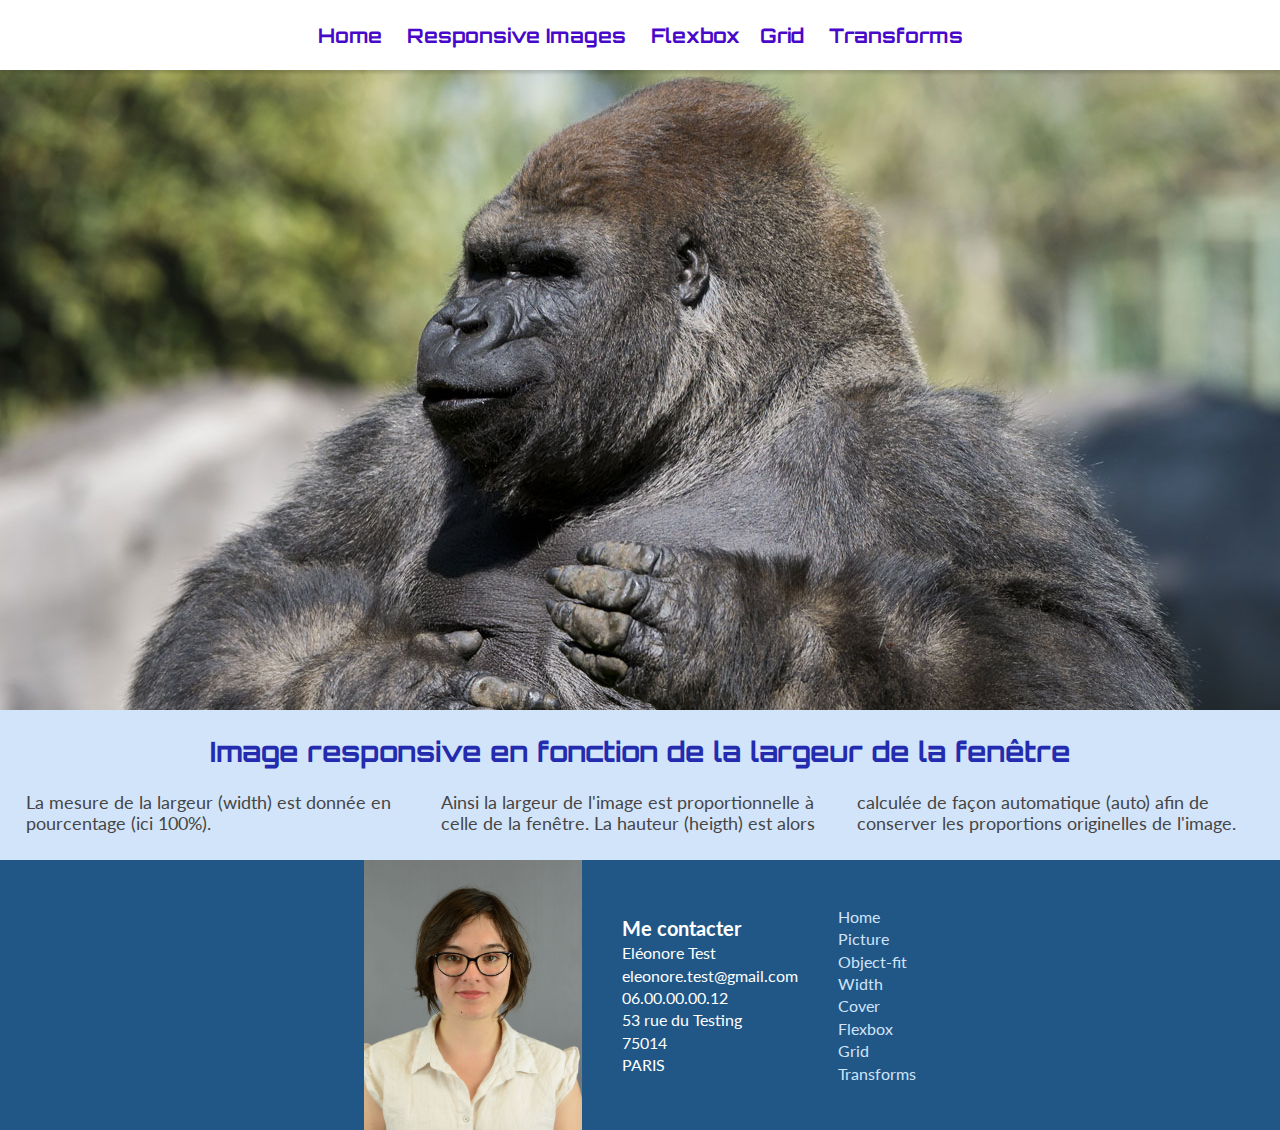
<file: width.html>
<!DOCTYPE html>
<html lang="en" dir="ltr">
  <head>
    <meta charset="utf-8">
    <title>Don't forget css !</title>
    <meta name="description" content="165c. uniques">
    <link rel="stylesheet" type="text/css" href="css/reset.css">
    <link rel="stylesheet" type="text/css" href="css/typography.css">
    <link rel="stylesheet" type="text/css" href="css/layout.css">
    <link rel="stylesheet" type="text/css" href="css/scaffolding.css">
    <link rel="stylesheet" type="text/css" href="css/specifics/width.css">
  </head>
  <body>
    <header id="main-menu">
      <nav>
        <ul>
          <li>
            <a href="index.html">Home</a>
          </li>
          <li>
            <a href="#">Responsive Images</a>
            <ul>
              <li><a href="picture.html">Balise picture</a></li>
              <li><a href="object-fit.html">Object-fit</a></li>
              <li><a href="width.html">Width image</a></li>
              <li><a href="cover.html">Background cover</a></li>
            </ul>
          </li>
          <li>
          <a href="flexbox.html">Flexbox</a>
          <li>
            <a href="grid.html">Grid</a>
          </li>
          <li>
            <a href="transforms.html">Transforms</a>
          </li>
        </ul>
      </nav>
    </header>

    <div>
      <img id="image_width" src="images/large/gorille-large.jpg" alt="Image responsive avec la propriété width">
    </div>

    <h2>Image responsive en fonction de la largeur de la fenêtre</h2>
    <p class="columns--texte">La mesure de la largeur (width) est donnée en pourcentage (ici 100%). </br>
      Ainsi la largeur de l'image est proportionnelle à celle de la fenêtre. La hauteur (heigth) est alors calculée de façon automatique (auto) afin de conserver les proportions originelles de l'image.  </p>

    <footer>
      <img src="images/medium/eleonore-sas.jpg" alt="photo Éléonore Sas">
      <ul>
        <li><h4>Me contacter</h4></li>
        <li>Eléonore Test </li>
        <li>eleonore.test@gmail.com</li>
        <li>06.00.00.00.12</li>
        <li>53 rue du Testing </li>
        <li> 75014 </li>
        <li>PARIS</li>
      </ul>

      <nav class="second-menu">
        <ul>
          <li>
            <a href="index.html">Home</a>
          </li>
          <li>
            <a href="picture.html">Picture</a>
          </li>
          <li>
            <a href="object-fit.html">Object-fit</a>
          </li>
          <a href="width.html">Width</a>
          <li>
            <a href="cover.html">Cover</a>
          </li>
            <a href="flexbox.html">Flexbox</a>
          <li>
            <a href="grid.html">Grid</a>
          </li>
          <li>
            <a href="transforms.html">Transforms</a>
          </li>
        </ul>
      </nav>
    </footer>

  </body>
</html>
</file>
<file: css/typography.css>
@import url('https://fonts.googleapis.com/css?family=Orbitron:400,500,700,900');
@import url('https://fonts.googleapis.com/css?family=Lato');

@media screen and (min-width : 200px){
 h2{
   color: #F9F3D4;
 }
}

@media screen and (min-width : 320px){
 h2{
   color: #3288D3;
 }
}
@media screen and (min-width : 640px){
 h2{
   color: #4808C9;
 }
}
@media screen and (min-width : 1024px){
 h2{
   color: #232CAF;
 }
}

h1 {
  font-family: 'Orbitron', sans-serif;
  color: #FFF;
  font-size: 6vw;
  font-weight: bolder;
}

h2 {
  font-family: 'Orbitron', sans-serif;
  margin: 2vw 2vw;
  font-size: 28px;
  font-weight: bold;
  text-align: center;
}

h3 {
  font-family: 'Orbitron', sans-serif;
  margin: 2vw 2vw;
  font-size: 28px;
  font-weight: bold;
  color: #0059A8;
}

header li {
  font-family: 'Orbitron', sans-serif;
}

p {
  font-family: 'Lato', sans-serif;
  color: #474545;
  line-height: 01.2;
  margin: 2vw 2vw;
  font-size: 18px;
}

strong {
  font-family: 'Lato', sans-serif;
  color: #FFF;
  line-height: 01.2;
  font-size: 16px;
  font-weight: bold;
}

.all--liste--contenu {
  font-family: 'Lato', sans-serif;
  color: #474545;
  line-height: 01.2;
  margin: 2vw 2vw;
  font-size: 18px;
  margin-left: 40px;
}

#main-menu{
  font-family: serif;
  font-weight: bold;
}

#main-menu nav:hover, a:visited, a:link, a:active {
  text-decoration: none;
  color: #4808c9;
}

#main-menu nav ul {
  font-size: 20px;
}

footer {
  font-family: 'Lato', sans-serif;
  color: #FFF;
  line-height: 01.4;
  margin-top: 4px;
}

footer h4{
  color: #FFF;
  font-size: 20px;
  font-weight: bold;
}

.second-menu a{
  color: #D1E4F9;
}

.columns--texte {
  column-count: 3;
}

@media screen and (max-width : 500px){
  .columns--texte {
    column-count: 1;
  }
}
</file>
<file: css/layout.css>
/*@media pour responsive*/
body {
  background-color: #D1E4F9;
}


@media screen and (min-width : 320px){
 body{
   background-color: #FFF;
 }
}

@media screen and (min-width : 640px){
 body{
   background-color: #CEF4FF;
 }
}
@media screen and (min-width : 800px){
 body{
   background-color: #A5C2E2;
 }
}
@media screen and (min-width : 1024px){
 body{
   background-color:  #D1E4F9;
 }
}
</file>
<file: css/scaffolding.css>
#main-menu nav {
  background-color: #FFF;
  padding: 20px 0px;
  position: relative;
  width: 100%;
  box-shadow: 0px 3px 3px rgba(0, 0, 0, .15);
}

#main-menu nav ul{
  padding: 0;
  text-align: center;
}

#main-menu nav ul li {
  display : inline-block;
  position: relative;
  margin: 0px 10px;
  line-height: 01.4;
  margin-top: 1.5px;
}

#main-menu nav ul li ul {
	display: none;
	position: absolute;
	top: 100%;
	left: 0;
	background: rgba(255, 255, 255, 0.9);
  padding: 5px;
  margin-bottom: 1.5px;
  line-height: 01.2;
  border-radius: 15px;
}

#main-menu nav > ul li:hover ul{
  display: block;
}


#main-menu nav ul li ul li {
  display: block;
	margin: 15px 0px;
}

.selected{
  text-decoration: underline;
}

footer {
  display: flex;
  flex-wrap: wrap;
  justify-content: center;
  align-items: center;
  margin-top: 10px;
  background-color: #205787;
}

footer img{
  height: 30vh;
  margin-right: 40px;
}

footer nav {
  margin-left: 40px;
}
</file>
<file: css/specifics/home.css>
#home-hero {
    display: flex;
    align-items: center;
    justify-content: center;
    background-image: url("../images/macaque.jpg");
    background-repeat: no-repeat;
    background-size: cover;
    background-position: center;
    height: 40vw;
}

#home-section--total{
  display: flex;
  flex-flow: row wrap;
  justify-content: space-evenly;
  align-items: center;
}

.home-section {
  margin: 2vw;
  background-color: #474545;
  background-repeat: no-repeat;
  background-size: cover;
  background-position: center;
  width: 600px;
  height: 300px;
  display: flex;
  align-items: center;
  justify-content: center;
  border-radius: 30px;
}

.home-section:hover {
  box-shadow: 1px 2px 4px rgba(0, 0, 0, .5);
  padding: 15px;
}

.home-section h3 {
  text-align: center;
  background-color: rgba(255, 255, 255, 0.8);
  padding: 15px;
}
#section-picture{
  background-image: url('../images/gorille-1.jpg');
}

#section-objectFit{
  background-image: url('../images/orang-outan-1.jpg');
}

#section-width{
  background-image: url('../images/macaques-crabiers.jpg');
}

#section-cover{
  background-image: url('../images/maki.jpg');
}

#section-flexbox{
  background-image: url('../images/orang-outan-3.jpg');
}

#section-grid{
  background-image: url('../images/gorille-2.jpg');
}

#section-transforms{
  background-image: url('../images/macaque.jpg');
}
</file>
<file: css/specifics/cover.css>
#cover--background-img {
  background-image: url("../images/macaques-crabiers.jpg");
  background-repeat: no-repeat;
  background-position: center;
  background-size: cover;
  min-width: 80vw;
  min-height: 80vw;
  display: flex;
  align-items: flex-end;
  justify-content: center;
}

#cover--background-img--title {
  margin-bottom: 10vw;
  background-color: rgba(72, 8, 201, 0.5);
  padding: 3vw;
}

#cover--fixed-img{
  background-image: url("../images/orang-outan-5.jpg");
  background-repeat: no-repeat;
  background-attachment: fixed;
  background-position: center;
  background-size: 90vw;
  height: 60vw;
  margin: 3vw 0vw;
}
.cover--texte {
  text-align: center;
}
</file>
<file: css/specifics/flexbox.css>
#flex-item--total {
  display: flex;
  flex-flow: row wrap;
  justify-content: center;
}

.flex-item img {
  margin: 4px;
  max-width: 400px;
  border-radius: 15px;
}

.flex-item p{
  max-width: 400px;
  margin: 4px;
  columns: 3;
  line-height: 1.2em;
}
</file>
<file: css/specifics/grid.css>
.gridLayout-item--total{
  margin: 4vw 4vw;
  display: grid;
  grid-template-columns: repeat(3, 1fr);
  grid-template-rows: minmax(200px, auto);
  grid-column-gap: 2%;
  grid-row-gap: 2%;
}

.gridLayout-item {
  display: grid;
  grid-template-rows: repeat(50px, 4);
  background-color: #FFF;
  border-color: #4808c9;
  border-radius: 15px;
  padding-bottom: 15px;
  box-shadow: 0 0 16px rgb(198, 209, 230, 1);
}

.gridLayout-item img{
  width: 100%;
  height: 20vw;
  object-fit: cover;
  border-top-left-radius:15px;
  border-top-right-radius:15px;
  margin-bottom: 5px;
}

.gridLayout-item--texte{
  width: 100%;
  height: 80%;
}

.gridLayout-button {
  align-self: flex-end;
  background-color: #4808c9;
  border-radius: 44px;
  height: 50px;
  width: 150px;
  text-align: center;
  margin-left: auto;
  margin-right: auto;
  text-decoration: none;
}

.gridLayout-button:hover {
  filter: brightness(75%);
}

.gridLayout--texte {
  margin-top: 50px;
}
</file>
<file: css/specifics/object-fit.css>
#objectFit img{
  width: 100%;
  height: 15vh;
  object-fit: cover;
}

#objectFit img:hover{
  filter: brightness(50%);
}

.objectFit--texte-blocks {
  display: none;
}

.objectFit--texte-strips {
  display: block;
}

@media only screen and (min-width: 960px) {
  #objectFit{
    display: flex;
    flex-wrap: wrap;
    justify-content: center;
    align-content: center;
  }
  #objectFit img{
    max-width: 500px;
    height: auto;
    margin: 2vw;
    object-fit: cover;
    border-radius: 30px;
    object-position: center;
  }
  #objectFit img:hover{
    filter: brightness(50%);
  }

  .objectFit--texte-strips {
    display: none;
  }

  .objectFit--texte-blocks {
    display: block;
  }
}
</file>
<file: css/specifics/picture.css>
.picture-images--total {
  display: flex;
  justify-content: center;
}

.picture-images--total img {
  margin: 4vw 4vw;
  border-radius: 15px;
}
</file>
<file: css/specifics/transforms.css>
#transform--total{
  display: flex;
  justify-content: space-around;
  align-items: center;
  flex-wrap: wrap;
}

#transform--total img{
  margin: 1em;
  width: 300px;
  height: 300px;
  object-fit: cover;
  border-radius: 15px;
}

#transform--animation-pulse {
  margin: 1em;
  width: 300px;
  height: 300px;
  object-fit: cover;
  border-radius: 15px;
  animation: pulse 5s infinite;
}

@keyframes pulse {
  0% {
    background-color: #4808c9;
  }
  100% {
    background-color: #375f82;
  }
}

.transform--item-rotateX:hover{
  transition: 0.3s;
  -webkit-transform: rotate(45deg);
  transform: rotate(45deg);
}

.transform--item-skew:hover {
  transition: 0.3s;
  -webkit-transform: skew(45deg, 45deg);
  transform: skew(45deg, 45deg);
}

#transform--animation-stretch {
  margin: 1em;
  width: 300px;
  height: 300px;
  object-fit: cover;
  border-radius: 15px;
  background-color: green;
}

#transform--animation-stretch:hover {
  animation-name: stretch;
  animation-duration: 2s;
  animation-timing-function: ease-out;
  animation-delay: 0s;
  animation-direction: alternate;
  animation-iteration-count: infinite;
  animation-fill-mode: none;
  animation-play-state: running;
}

@keyframes stretch {
  100% {
    transform: scale(0.2);
    background-color: #8B8ADB;
    border-radius: 100%;
  }
  50% {
    background-color: #4808C9;
  }
  0% {
    transform: scale(1);
    background-color: #101D42;
  }
}

.transform--item-translate:hover {
  transition: 0.3s;
  -webkit-transform: translate(45px, 1em);
  transform: translate(45px, 1em);
}

.transform--item-translateX:hover {
  transition: 0.3s;
  -webkit-transform: translateX(45px);
  transform: translateX(45px);
}

.transform--item-translateY:hover {
  transition: 0.3s;
  -webkit-transform: translateY(45px);
  transform: translateY(45px);
}

.transform--item-matrix:hover {
  transition: 0.3s;
  -webkit-transform: matrix(2, 2, 0, 2, 45, 0);
  transform: matrix(2, 2, 0, 2, 45, 0);
}
</file>
<file: css/specifics/width.css>
#image_width {
  width: 100%;
  height: auto;
}
</file>
